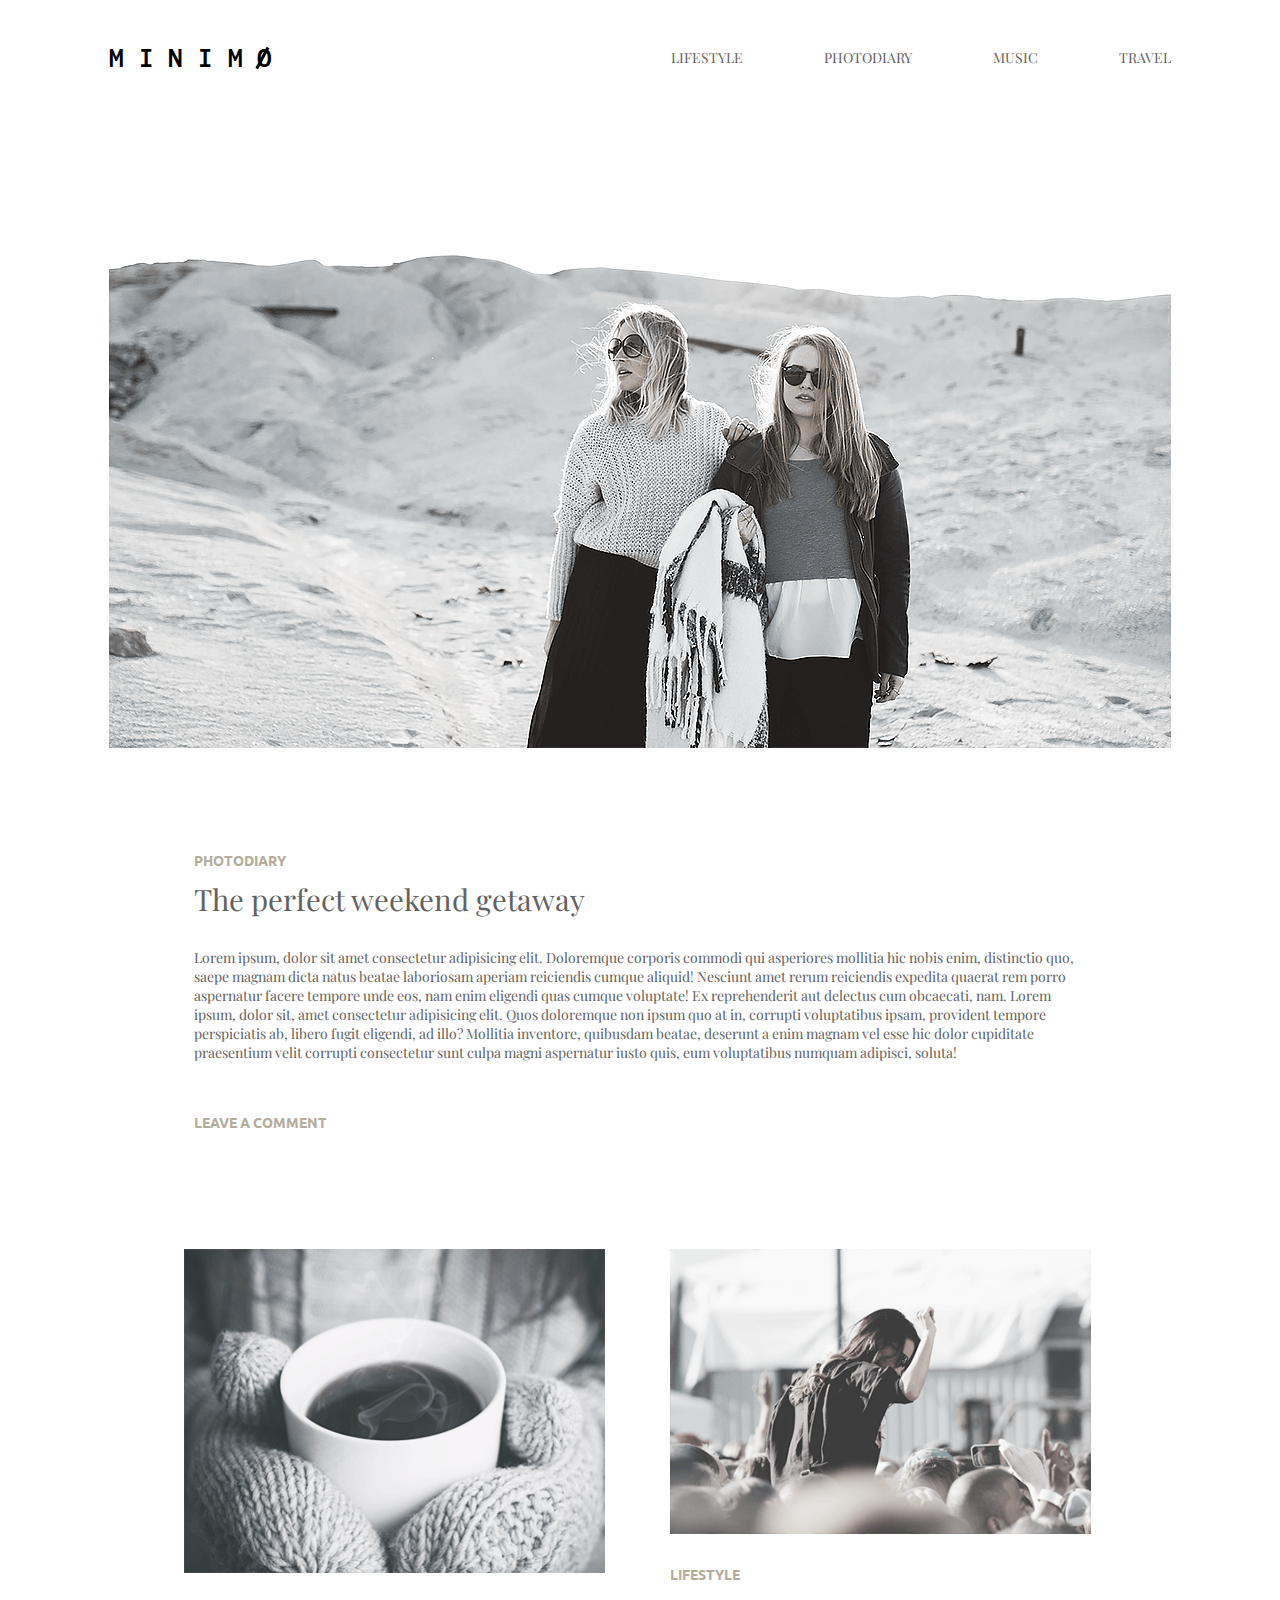
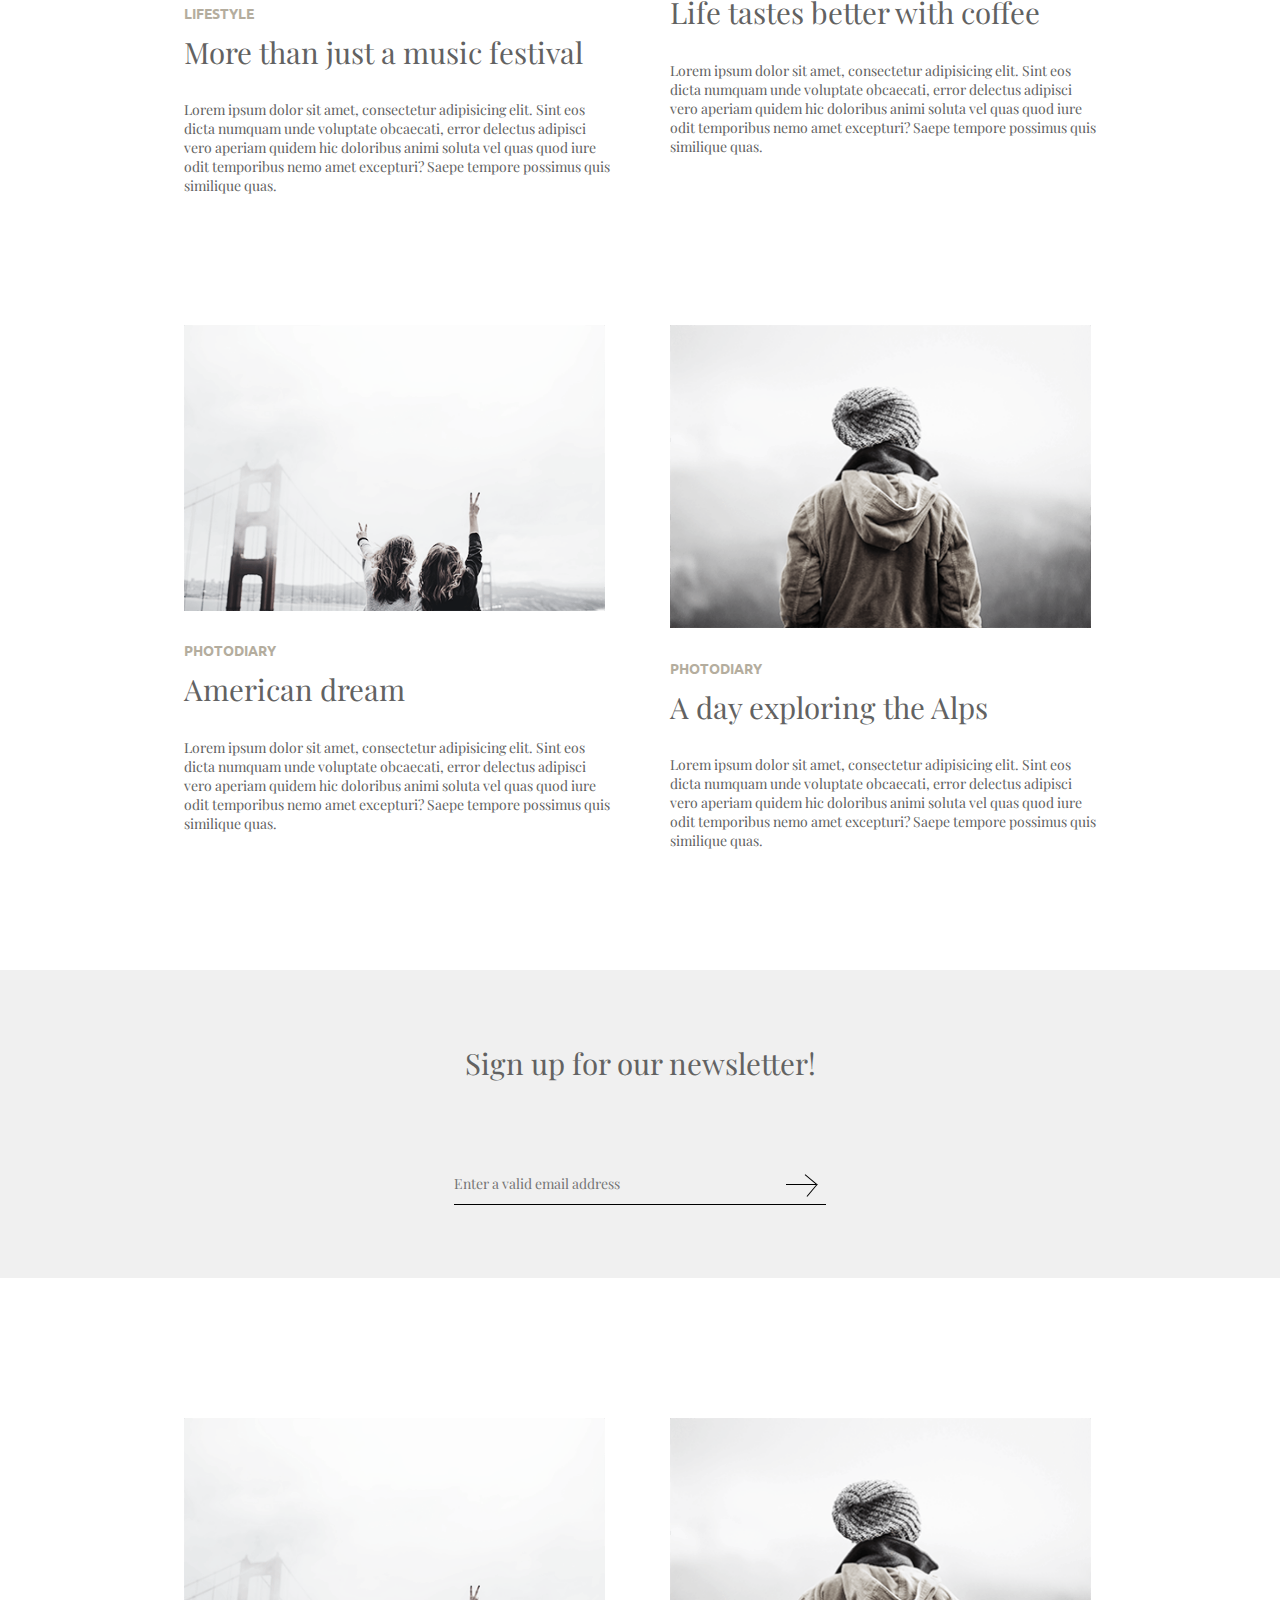
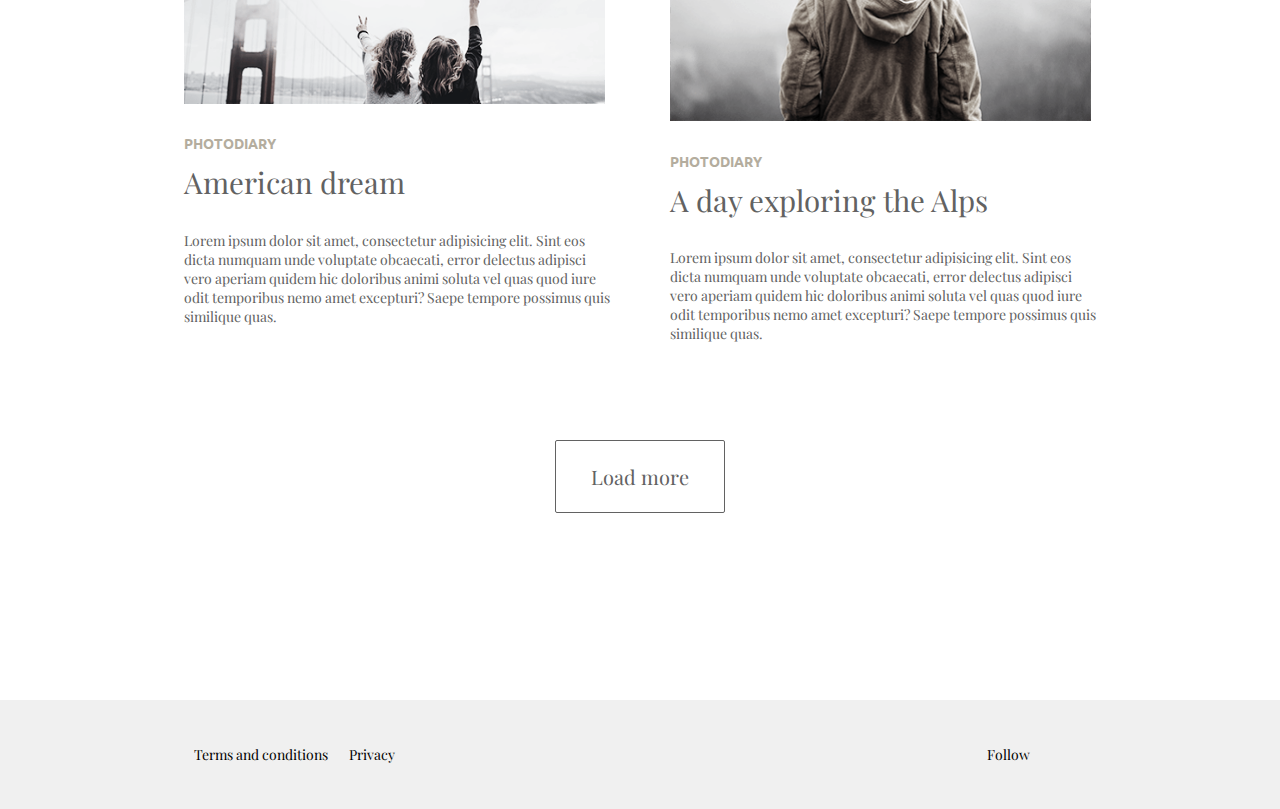
<file: index.html>
<!DOCTYPE html>
<html lang="en">
<head>
	<meta charset="UTF-8">
	<meta name="viewport" content="width=device-width, initial-scale=1.0, user-scalable=0">
	<link href="https://fonts.googleapis.com/css2?family=Inconsolata&family=Playfair+Display:wght@400;700&family=Ubuntu:wght@300&display=swap" rel="stylesheet">
	<link rel="stylesheet" type="text/html" href="../fontawesome/css/all.min.css">
	<link rel="stylesheet" type="text/css" href="style.css">
	<title>Minimo</title>
</head>
<body>
<div class="wrapper">
<header class="header">
 <nav class="nav">
 	<div class="logo">
 		<a href="#"><h1>Minimo</h1></a>
 	</div>
 	<div class="list">
 		<ul class="list-ul">
 		 <li><a class="navigation-a" href="#">lifestyle</a></li>
 		 <li><a class="navigation-a" href="#">photodiary</a></li>
 		 <li><a class="navigation-a" href="#">music</a></li>
 		 <li><a class="navigation-a" href="#">travel</a></li>
 		</ul>
 	</div>
 	<div class="burger">
 	<div class="menu-title">Menu</div>
 	<div class="burger-body">
 		<ul class="burger-list">
			<li class="burger-close">&times;</li>
 			<li><a class="burger-a" href="#">lifestyle</a></li>
 			<li><a class="burger-a" href="#">photodiary</a></li>
 			<li><a class="burger-a" href="#">music</a></li>
 			<li><a class="burger-a" href="#">travel</a></li>
 		</ul>
 	</div>
    </div>
 </nav>

 <div class="img-header">
 	<img src="JPG/image@1X.png" alt="">
 </div>
</header>



<main>
 <section class="foreword">
 	<h4 class="subtitle">photodiary</h4>
 	<h2 class="title">The perfect weekend getaway </h2>
 	<p>Lorem ipsum, dolor sit amet consectetur adipisicing elit. Doloremque corporis commodi qui asperiores mollitia hic nobis enim, distinctio quo, saepe magnam dicta natus beatae laboriosam aperiam reiciendis cumque aliquid! Nesciunt amet rerum reiciendis expedita quaerat rem porro aspernatur facere tempore unde eos, nam enim eligendi quas cumque voluptate! Ex reprehenderit aut delectus cum obcaecati, nam. Lorem ipsum, dolor sit, amet consectetur adipisicing elit. Quos doloremque non ipsum quo at in, corrupti voluptatibus ipsam, provident tempore perspiciatis ab, libero fugit eligendi, ad illo? Mollitia inventore, quibusdam beatae, deserunt a enim magnam vel esse hic dolor cupiditate praesentium velit corrupti consectetur sunt culpa magni aspernatur iusto quis, eum voluptatibus numquam adipisci, soluta!</p>
 	<a href="#"><h4 class="subtitle comment">leave a comment</h4></a>
 </section>



 <section class="articles">
 	<div class="article-row">
     <article class="article-column">
 	  <div class="article-card">
 	  	<div class="article-photo">
 	  		<a href="#"><img src="JPG/article1.png" alt=""></a>
 	  	</div><!-- article-photo -->
 	  	<div class="article-content">
 	  		<h4 class="subtitle">Lifestyle</h4>
 	  		<a href="#"><h2 class="title">More than just a music festival </h2></a>
 	  		<p>Lorem ipsum dolor sit amet, consectetur adipisicing elit. Sint eos dicta numquam unde voluptate obcaecati, error delectus adipisci vero aperiam quidem hic doloribus animi soluta vel quas quod iure odit temporibus nemo amet excepturi? Saepe tempore possimus quis similique quas.</p>
 	  	</div><!-- article-content -->
 	  </div><!-- article-card -->
 	</article><!-- article-column -->

 	<article class="article-column">
 	  <div class="article-card">
 	  	<div class="article-photo">
 	  		<a href="#"><img src="JPG/article2.png" alt=""></a>
 	  	</div><!-- article-photo -->
 	  	<div class="article-content">
 	  		<h4 class="subtitle">Lifestyle</h4>
 	  		<a href="#"><h2 class="title">Life tastes better with coffee</h2></a>
 	  		<p>Lorem ipsum dolor sit amet, consectetur adipisicing elit. Sint eos dicta numquam unde voluptate obcaecati, error delectus adipisci vero aperiam quidem hic doloribus animi soluta vel quas quod iure odit temporibus nemo amet excepturi? Saepe tempore possimus quis similique quas.</p>
 	  	</div><!-- article-content -->
 	  </div><!-- article-card -->
 	</article><!-- article-column -->

 	<article class="article-column">
 	  <div class="article-card">
 	  	<div class="article-photo">
 	  		<a href="#"><img src="JPG/article3.png" alt=""></a>
 	  	</div><!-- article-photo -->
 	  	<div class="article-content">
 	  		<h4 class="subtitle">photodiary</h4>
 	  		<a href="#"><h2 class="title">American dream</h2></a>
 	  		<p>Lorem ipsum dolor sit amet, consectetur adipisicing elit. Sint eos dicta numquam unde voluptate obcaecati, error delectus adipisci vero aperiam quidem hic doloribus animi soluta vel quas quod iure odit temporibus nemo amet excepturi? Saepe tempore possimus quis similique quas.</p>
 	  	</div><!-- article-content -->
 	  </div><!-- article-card -->
 	</article><!-- article-column -->

 	<article class="article-column">
 	  <div class="article-card">
 	  	<div class="article-photo">
 	  		<a href="#"><img src="JPG/article4.png" alt=""></a>
 	  	</div><!-- article-photo -->
 	  	<div class="article-content">
 	  		<h4 class="subtitle">photodiary</h4>
 	  		<a href="#"><h2 class="title">A day exploring the Alps</h2></a>
 	  		<p>Lorem ipsum dolor sit amet, consectetur adipisicing elit. Sint eos dicta numquam unde voluptate obcaecati, error delectus adipisci vero aperiam quidem hic doloribus animi soluta vel quas quod iure odit temporibus nemo amet excepturi? Saepe tempore possimus quis similique quas.</p>
 	  	</div><!-- article-content -->
 	  </div><!-- article-card -->
 	</article><!-- article-column -->
   </div><!-- article-row -->
 </section><!-- articles -->

 <div class="subscription">
 	<div class="subscription-container">
 		<h2 class="title">Sign up for our newsletter!</h2>
        <div class="form-wrapper">
 		  <form action="#">
 			<input name="email" required type="text" placeholder="Enter a valid email address">
 			<button data-modal class="send-email" type="submit"></button>
 		  </form>
 		</div><!-- form-wrapper -->
 	</div><!-- subscription-container -->
 </div><!-- subscription -->


<section class="articles">
 	<div class="article-row">
 		<article class="article-column">
 	  <div class="article-card">
 	  	<div class="article-photo">
 	  		<a href="#"><img src="JPG/article3.png" alt=""></a>
 	  	</div><!-- article-photo -->
 	  	<div class="article-content">
 	  		<h4 class="subtitle">photodiary</h4>
 	  		<a href="#"><h2 class="title">American dream</h2></a>
 	  		<p>Lorem ipsum dolor sit amet, consectetur adipisicing elit. Sint eos dicta numquam unde voluptate obcaecati, error delectus adipisci vero aperiam quidem hic doloribus animi soluta vel quas quod iure odit temporibus nemo amet excepturi? Saepe tempore possimus quis similique quas.</p>
 	  	</div><!-- article-content -->
 	  </div><!-- article-card -->
 	</article><!-- article-column -->

 	<article class="article-column">
 	  <div class="article-card">
 	  	<div class="article-photo">
 	  		<a href="#"><img src="JPG/article4.png" alt=""></a>
 	  	</div><!-- article-photo -->
 	  	<div class="article-content">
 	  		<h4 class="subtitle">photodiary</h4>
 	  		<a href="#"><h2 class="title">A day exploring the Alps</h2></a>
 	  		<p>Lorem ipsum dolor sit amet, consectetur adipisicing elit. Sint eos dicta numquam unde voluptate obcaecati, error delectus adipisci vero aperiam quidem hic doloribus animi soluta vel quas quod iure odit temporibus nemo amet excepturi? Saepe tempore possimus quis similique quas.</p>
 	  	</div><!-- article-content -->
 	  </div><!-- article-card -->
 	</article><!-- article-column -->
    </div><!-- article-row -->

    <div class="btn-wrapper">
	    <a class="btn-load-more" href="#">Load more</a>
    </div>
</section><!-- articles -->
</main>


<footer class="footer">
	<div class="footer-wrapper">
		<div class="information">
			<a class="terms-and-conditions" href="#">Terms and conditions</a>
			<a class="privacy" href="#">Privacy</a>
		</div>
		<div class="follow">
			<p class="follow-text">Follow</p>
			<div class="social">
				<a class="social-item" href="#">
                    <i class="fab fa-facebook-f"></i>
                </a>
                <a class="social-item" href="#">
                    <i class="fab fa-twitter"></i>
                </a>
                <a class="social-item" href="#">
                    <i class="fab fa-instagram"></i>
                </a>
			</div>
		</div>
	</div>
</footer>


<div class="modal">
	<div class="modal__dialog">
		<div class="modal__content">
			
			<h2 class="title">Thank you!</h2>
			<button data-close class="modal__close">&times;</button>
			<p>now you will be notified of new articles</p>
		</div>
	</div>
</div>

<script src="script.js"></script>
</div><!-- wrapper -->
</body>
</html>
</file>
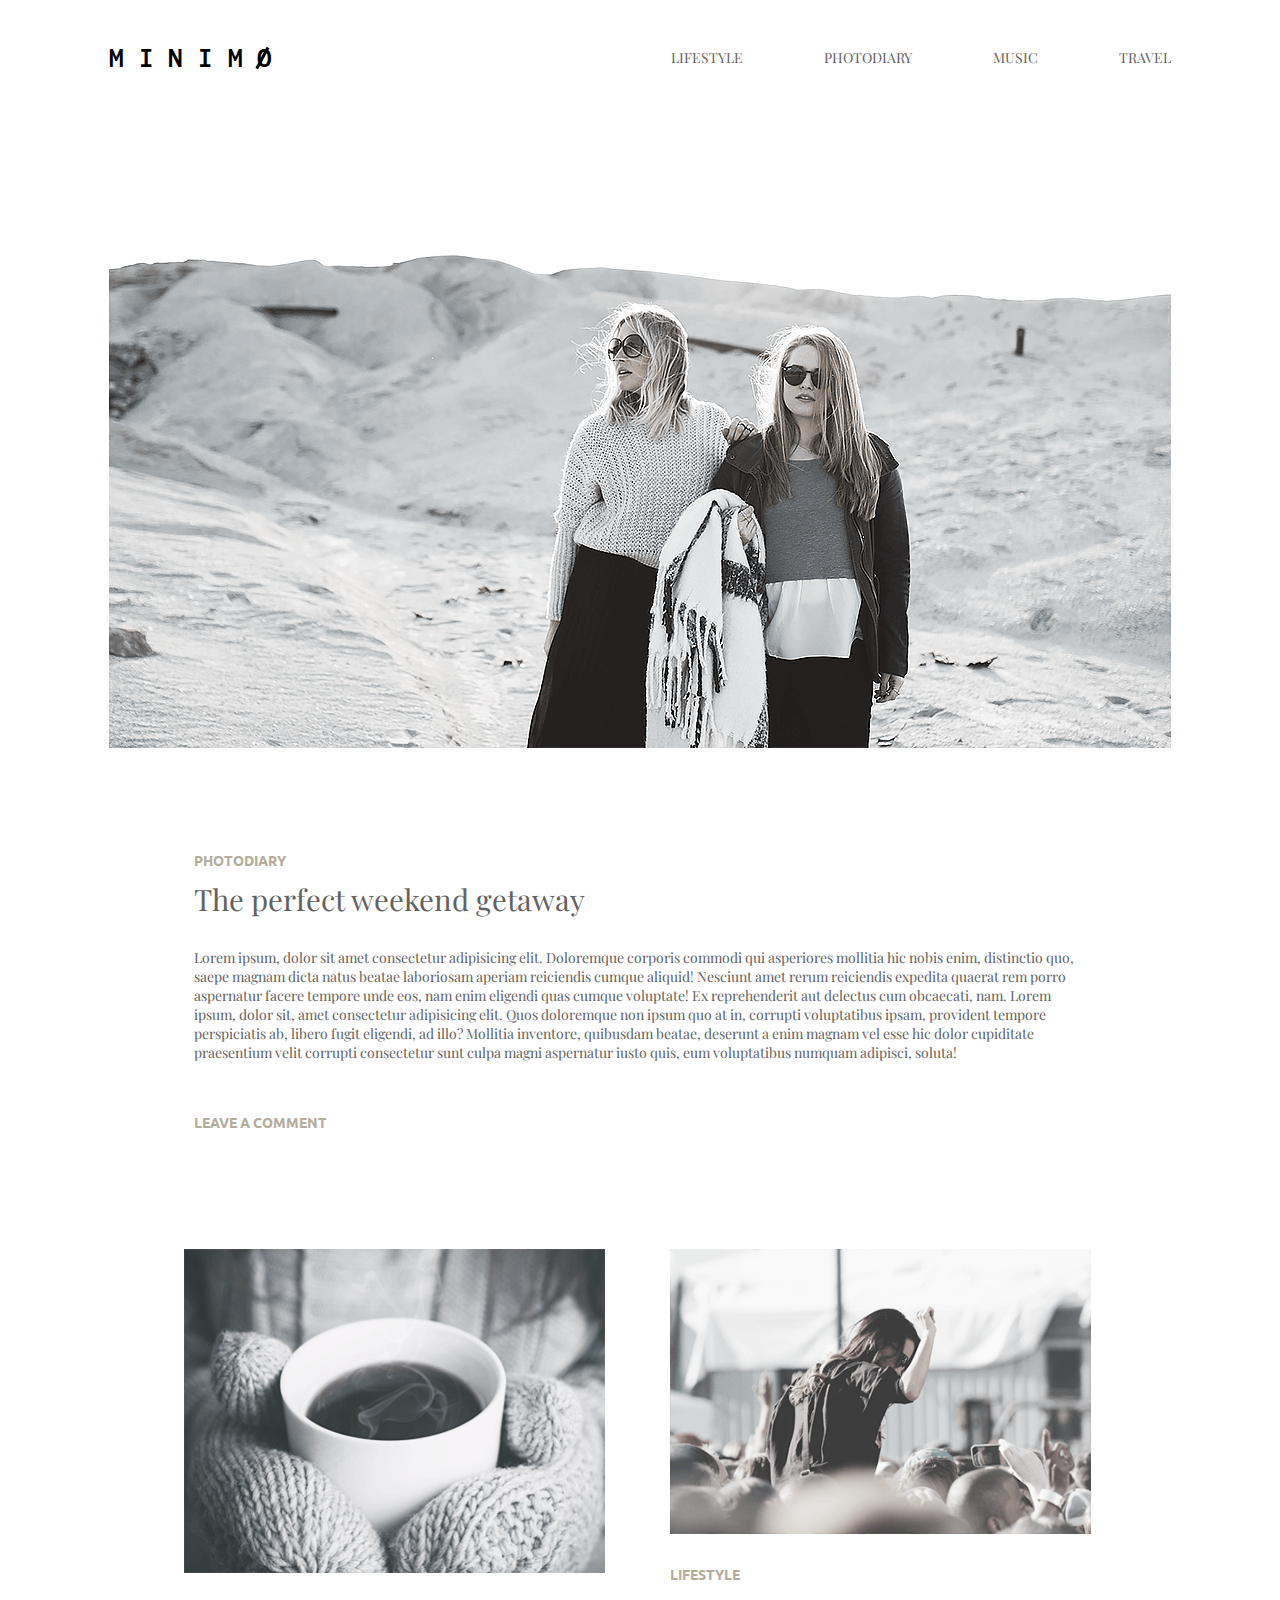
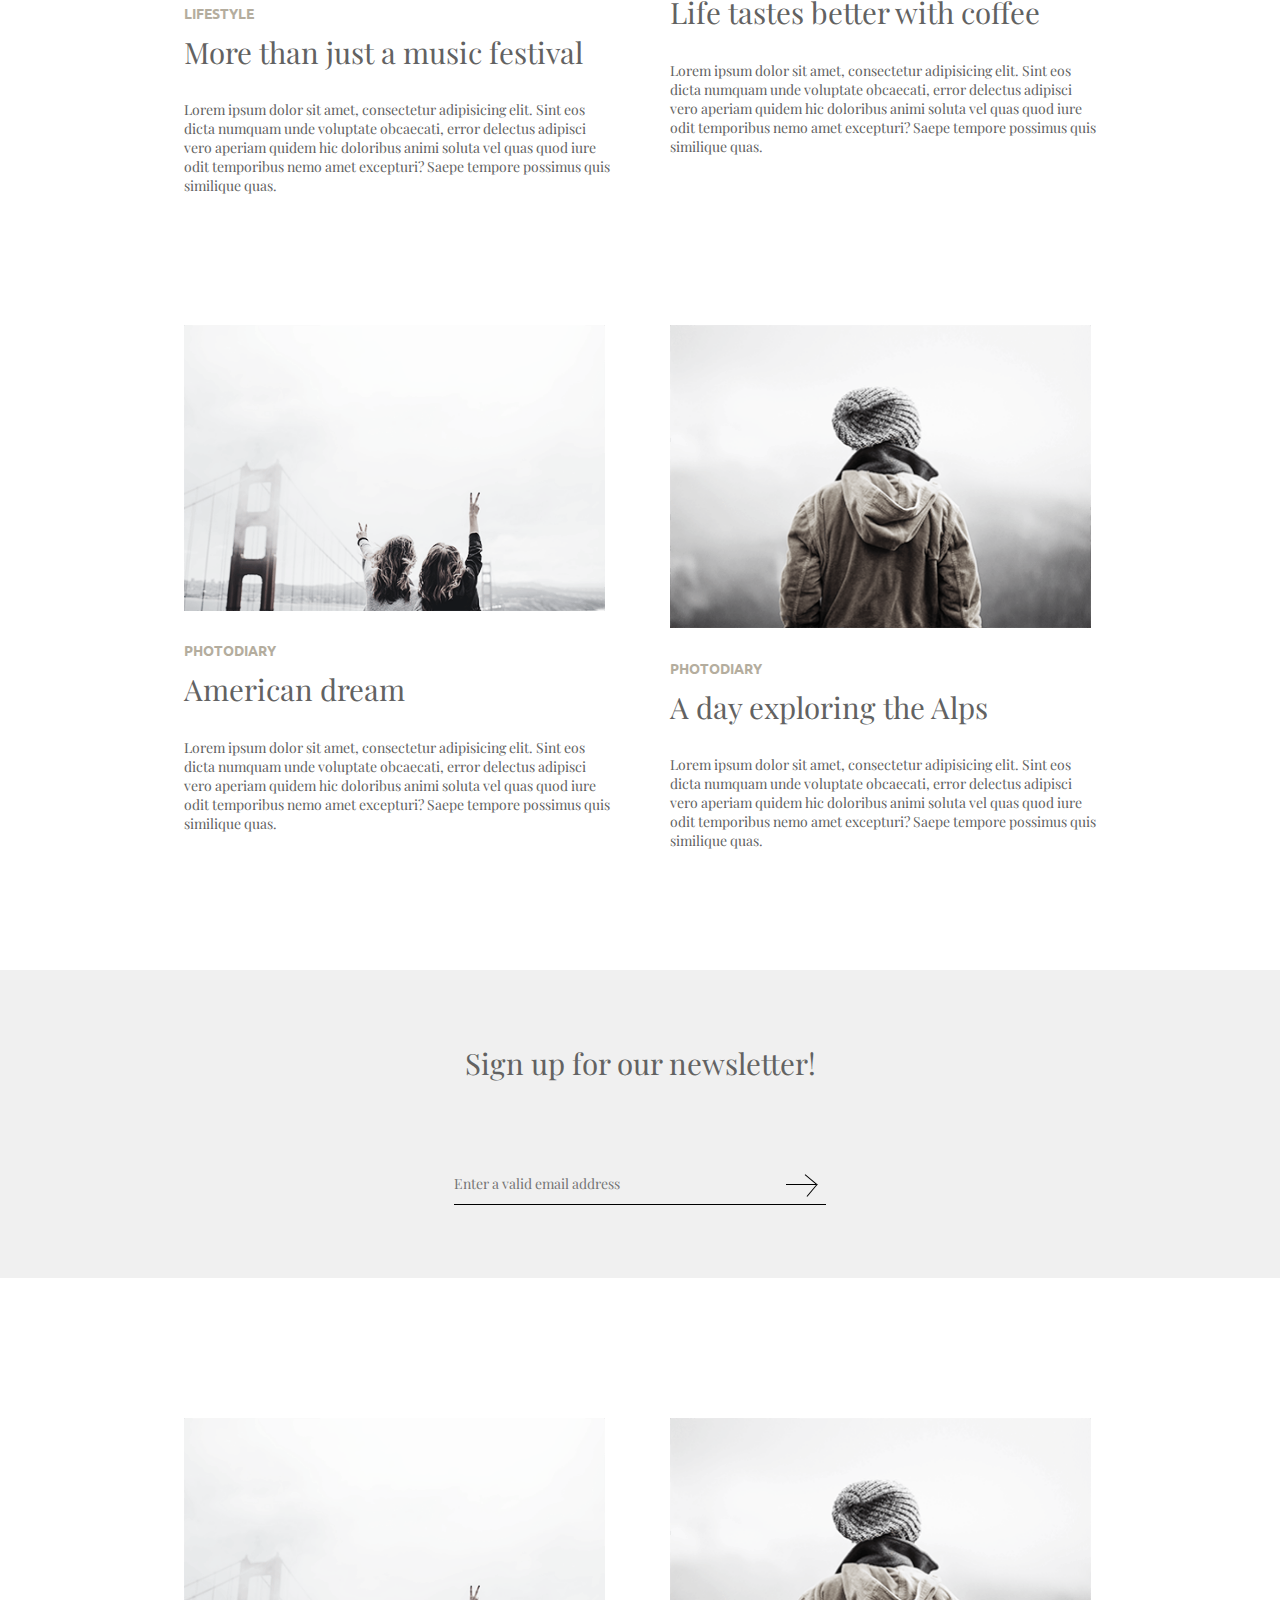
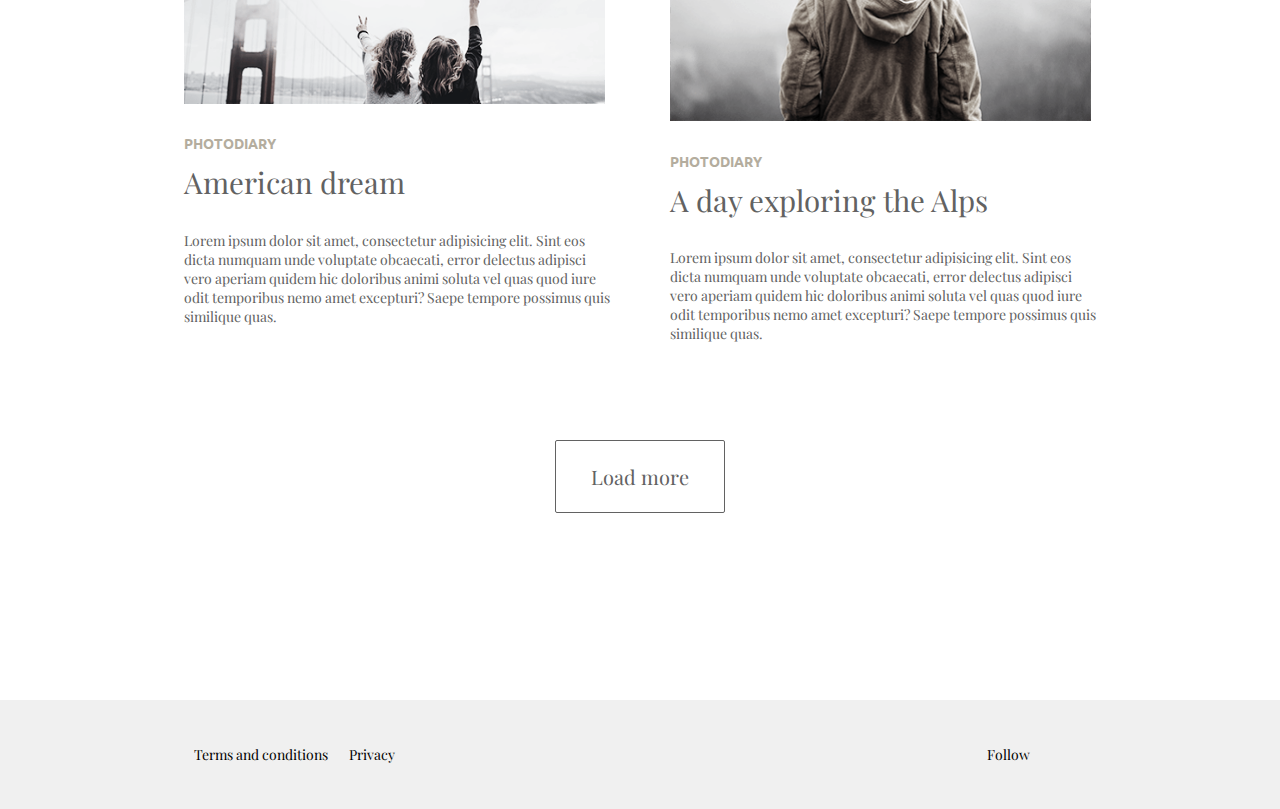
<file: minimo.html>
<!DOCTYPE html>
<html lang="en">
<head>
	<meta charset="UTF-8">
	<meta name="viewport" content="width=device-width, initial-scale=1.0, user-scalable=0">
	<link href="https://fonts.googleapis.com/css2?family=Inconsolata&family=Playfair+Display:wght@400;700&family=Ubuntu:wght@300&display=swap" rel="stylesheet">
	<link rel="stylesheet" type="text/html" href="../fontawesome/css/all.min.css">
	<link rel="stylesheet" type="text/css" href="minimo.css">
	<title>Minimo</title>
</head>
<body>
<div class="wrapper">
<header class="header">
 <nav class="nav">
 	<div class="logo">
 		<a href="#"><h1>Minimo</h1></a>
 	</div>
 	<div class="list">
 		<ul class="list-ul">
 		 <li><a class="navigation-a" href="#">lifestyle</a></li>
 		 <li><a class="navigation-a" href="#">photodiary</a></li>
 		 <li><a class="navigation-a" href="#">music</a></li>
 		 <li><a class="navigation-a" href="#">travel</a></li>
 		</ul>
 	</div>
 	<div class="burger">
 	<div class="menu-title">Menu</div>
 	<div class="burger-body">
 		<ul class="burger-list">
			<li class="burger-close">&times;</li>
 			<li><a class="burger-a" href="#">lifestyle</a></li>
 			<li><a class="burger-a" href="#">photodiary</a></li>
 			<li><a class="burger-a" href="#">music</a></li>
 			<li><a class="burger-a" href="#">travel</a></li>
 		</ul>
 	</div>
    </div>
 </nav>

 <div class="img-header">
 	<img src="JPG/image@1X.png" alt="">
 </div>
</header>



<main>
 <section class="foreword">
 	<h4 class="subtitle">photodiary</h4>
 	<h2 class="title">The perfect weekend getaway </h2>
 	<p>Lorem ipsum, dolor sit amet consectetur adipisicing elit. Doloremque corporis commodi qui asperiores mollitia hic nobis enim, distinctio quo, saepe magnam dicta natus beatae laboriosam aperiam reiciendis cumque aliquid! Nesciunt amet rerum reiciendis expedita quaerat rem porro aspernatur facere tempore unde eos, nam enim eligendi quas cumque voluptate! Ex reprehenderit aut delectus cum obcaecati, nam. Lorem ipsum, dolor sit, amet consectetur adipisicing elit. Quos doloremque non ipsum quo at in, corrupti voluptatibus ipsam, provident tempore perspiciatis ab, libero fugit eligendi, ad illo? Mollitia inventore, quibusdam beatae, deserunt a enim magnam vel esse hic dolor cupiditate praesentium velit corrupti consectetur sunt culpa magni aspernatur iusto quis, eum voluptatibus numquam adipisci, soluta!</p>
 	<a href="#"><h4 class="subtitle comment">leave a comment</h4></a>
 </section>



 <section class="articles">
 	<div class="article-row">
     <article class="article-column">
 	  <div class="article-card">
 	  	<div class="article-photo">
 	  		<a href="#"><img src="JPG/article1.png" alt=""></a>
 	  	</div><!-- article-photo -->
 	  	<div class="article-content">
 	  		<h4 class="subtitle">Lifestyle</h4>
 	  		<a href="#"><h2 class="title">More than just a music festival </h2></a>
 	  		<p>Lorem ipsum dolor sit amet, consectetur adipisicing elit. Sint eos dicta numquam unde voluptate obcaecati, error delectus adipisci vero aperiam quidem hic doloribus animi soluta vel quas quod iure odit temporibus nemo amet excepturi? Saepe tempore possimus quis similique quas.</p>
 	  	</div><!-- article-content -->
 	  </div><!-- article-card -->
 	</article><!-- article-column -->

 	<article class="article-column">
 	  <div class="article-card">
 	  	<div class="article-photo">
 	  		<a href="#"><img src="JPG/article2.png" alt=""></a>
 	  	</div><!-- article-photo -->
 	  	<div class="article-content">
 	  		<h4 class="subtitle">Lifestyle</h4>
 	  		<a href="#"><h2 class="title">Life tastes better with coffee</h2></a>
 	  		<p>Lorem ipsum dolor sit amet, consectetur adipisicing elit. Sint eos dicta numquam unde voluptate obcaecati, error delectus adipisci vero aperiam quidem hic doloribus animi soluta vel quas quod iure odit temporibus nemo amet excepturi? Saepe tempore possimus quis similique quas.</p>
 	  	</div><!-- article-content -->
 	  </div><!-- article-card -->
 	</article><!-- article-column -->

 	<article class="article-column">
 	  <div class="article-card">
 	  	<div class="article-photo">
 	  		<a href="#"><img src="JPG/article3.png" alt=""></a>
 	  	</div><!-- article-photo -->
 	  	<div class="article-content">
 	  		<h4 class="subtitle">photodiary</h4>
 	  		<a href="#"><h2 class="title">American dream</h2></a>
 	  		<p>Lorem ipsum dolor sit amet, consectetur adipisicing elit. Sint eos dicta numquam unde voluptate obcaecati, error delectus adipisci vero aperiam quidem hic doloribus animi soluta vel quas quod iure odit temporibus nemo amet excepturi? Saepe tempore possimus quis similique quas.</p>
 	  	</div><!-- article-content -->
 	  </div><!-- article-card -->
 	</article><!-- article-column -->

 	<article class="article-column">
 	  <div class="article-card">
 	  	<div class="article-photo">
 	  		<a href="#"><img src="JPG/article4.png" alt=""></a>
 	  	</div><!-- article-photo -->
 	  	<div class="article-content">
 	  		<h4 class="subtitle">photodiary</h4>
 	  		<a href="#"><h2 class="title">A day exploring the Alps</h2></a>
 	  		<p>Lorem ipsum dolor sit amet, consectetur adipisicing elit. Sint eos dicta numquam unde voluptate obcaecati, error delectus adipisci vero aperiam quidem hic doloribus animi soluta vel quas quod iure odit temporibus nemo amet excepturi? Saepe tempore possimus quis similique quas.</p>
 	  	</div><!-- article-content -->
 	  </div><!-- article-card -->
 	</article><!-- article-column -->
   </div><!-- article-row -->
 </section><!-- articles -->

 <div class="subscription">
 	<div class="subscription-container">
 		<h2 class="title">Sign up for our newsletter!</h2>
        <div class="form-wrapper">
 		  <form action="#">
 			<input name="email" required type="text" placeholder="Enter a valid email address">
 			<button data-modal class="send-email" type="submit"></button>
 		  </form>
 		</div><!-- form-wrapper -->
 	</div><!-- subscription-container -->
 </div><!-- subscription -->


<section class="articles">
 	<div class="article-row">
 		<article class="article-column">
 	  <div class="article-card">
 	  	<div class="article-photo">
 	  		<a href="#"><img src="JPG/article3.png" alt=""></a>
 	  	</div><!-- article-photo -->
 	  	<div class="article-content">
 	  		<h4 class="subtitle">photodiary</h4>
 	  		<a href="#"><h2 class="title">American dream</h2></a>
 	  		<p>Lorem ipsum dolor sit amet, consectetur adipisicing elit. Sint eos dicta numquam unde voluptate obcaecati, error delectus adipisci vero aperiam quidem hic doloribus animi soluta vel quas quod iure odit temporibus nemo amet excepturi? Saepe tempore possimus quis similique quas.</p>
 	  	</div><!-- article-content -->
 	  </div><!-- article-card -->
 	</article><!-- article-column -->

 	<article class="article-column">
 	  <div class="article-card">
 	  	<div class="article-photo">
 	  		<a href="#"><img src="JPG/article4.png" alt=""></a>
 	  	</div><!-- article-photo -->
 	  	<div class="article-content">
 	  		<h4 class="subtitle">photodiary</h4>
 	  		<a href="#"><h2 class="title">A day exploring the Alps</h2></a>
 	  		<p>Lorem ipsum dolor sit amet, consectetur adipisicing elit. Sint eos dicta numquam unde voluptate obcaecati, error delectus adipisci vero aperiam quidem hic doloribus animi soluta vel quas quod iure odit temporibus nemo amet excepturi? Saepe tempore possimus quis similique quas.</p>
 	  	</div><!-- article-content -->
 	  </div><!-- article-card -->
 	</article><!-- article-column -->
    </div><!-- article-row -->

    <div class="btn-wrapper">
	    <a class="btn-load-more" href="#">Load more</a>
    </div>
</section><!-- articles -->
</main>


<footer class="footer">
	<div class="footer-wrapper">
		<div class="information">
			<a class="terms-and-conditions" href="#">Terms and conditions</a>
			<a class="privacy" href="#">Privacy</a>
		</div>
		<div class="follow">
			<p class="follow-text">Follow</p>
			<div class="social">
				<a class="social-item" href="#">
                    <i class="fab fa-facebook-f"></i>
                </a>
                <a class="social-item" href="#">
                    <i class="fab fa-twitter"></i>
                </a>
                <a class="social-item" href="#">
                    <i class="fab fa-instagram"></i>
                </a>
			</div>
		</div>
	</div>
</footer>


<div class="modal">
	<div class="modal__dialog">
		<div class="modal__content">
			
			<h2 class="title">Thank you!</h2>
			<button data-close class="modal__close">&times;</button>
			<p>now you will be notified of new articles</p>
		</div>
	</div>
</div>

<script src="minimo.js"></script>
</div><!-- wrapper -->
</body>
</html>
</file>
<file: style.css>
* {
	box-sizing: border-box;
	margin: 0;
	padding: 0;
}
button {border: none; background-color: transparent; outline: none;}
a {text-decoration: none; color: #626262;}
ul {list-style: none;}

body {
	font-family: 'Playfair Display', serif;
	font-size: 14px;
	color: #626262;
	height: auto;
}

header {
	margin: 3em auto 7.1em;
	max-width: 1062px;
}

nav {
	display: flex;
	justify-content: space-between;
	align-items: center;
}

.logo h1 {
	font-family: 'Inconsolata', monospace;
	text-transform: uppercase;
	font-size: 2.1em;
	letter-spacing: 0.5em;
	position: relative;
	color: #000;
}

.logo h1:after {
	content: '';
	position: absolute;
	height: 0.8em;
	background-color: #000;
	width: 0.09em;
	margin: 0.15em;
	left: 5.03em;
	transform: rotate(28deg);
}

.list {
	width: 500px;
}

.list-ul {
	display: flex;
	justify-content: space-between;
}

.navigation-a {
	text-transform: uppercase;	
	position: relative;
}

.navigation-a:after, .burger-a:after {
	content: "";
	width: 100%;
	height: 1px;
	bottom: 0;
	left: 0;
	background-color: #000;
	position: absolute;
	transition: 0.2s;
	transform: scaleX(0);
}

.navigation-a:hover:after, .burger-a:hover:after {
	transform: scaleX(1);
}

.navigation-a:hover, .burger-a:hover {
	color: #000;
}

.burger {
	display: none;
	text-transform: uppercase;
}

section, .footer-wrapper {
	max-width: 893px;
	margin: 0 auto;
}

.subtitle {
	color: #B4AD9E;
	text-transform: uppercase;
	font-family: 'Ubuntu', sans-serif;
	margin-bottom: 0.7em;
}

.title {
	font-size: 2.1em;
	font-weight: normal;
	margin-bottom: 1em;
}

.comment {
	margin-top: 3.7em;
	position: relative;
	display: inline-block;
}

.comment:hover {
	color: #000;
}

.comment:before {
	content: '';
	position: absolute;
	right: -47px;
	top: 42%;
	width: 30px;
	height: 1px;
	background-color: #000;
	transform: scaleX(0);
	transition: 0.2s;
	
}

.comment:hover:before {
	transform: scaleX(1);
}

.comment:after {
	content: '';
	position: absolute;
	right: -45px;
	width: 15px;
	height: 15px;
	border-top: 1px solid #000;
	border-right: 1px solid #000;
	transform: scaleX(0);
	transition: 0.2s;
}

.comment:hover:after {
	transform: rotate(40deg) scaleX(1);
}

.foreword {
	margin-bottom: 7em;
}

.article-row {
	display: flex;
	flex-wrap: wrap;
	justify-content: space-between;
}

.article-column {
	flex: 0 1 50%;
	display: flex;
	margin: 0 -20px 100px;
}

.article-column:hover {
	box-shadow:0px 0px 20px 5px #F0F0F0;
}

.article-card {
	display: flex;
	flex-direction: column;
	padding: 10px 10px 20px;
}

.article-photo {
	max-width: 421px;
	overflow: hidden;
	margin-bottom: 2.2em;
}

.article-photo img {
	width: 100%;
	height: 100%;
}

.subscription {
	width: 100%;
	background-color: #F0F0F0;
	padding: 5.2em 2em;
	margin-bottom: 9.3em;
}

.subscription-container {
	max-width: 372px;
	margin: 0 auto;
	text-align: center;
}

.form-wrapper {
	margin-top: 5.9em;
}

form {
	border-bottom: 1px solid #000;
	display: flex;
	justify-content: space-between;
}

input {
	border: none;
	width: 300px;
	height: 38px;
	background-color: #F0F0F0;
	font-family: 'Playfair Display', serif;
	font-size: 14px;
	color: #626262;
	padding: 13px 0;
	outline: none;
	position: relative;
}

.send-email {
	width: 40px;
	height: 40px;
	border: none;
	outline: none;
	cursor: pointer;
}

.send-email:before {
	content: '';
	position: absolute;
	width: 30px;
	height: 1px;
	background-color: #000;
	transform: translateX(-20px);
}

.send-email:after {
	content: '';
	position: absolute;
	width: 15px;
	height: 15px;
	border-top: 1px solid #000;
	border-right: 1px solid #000;
	transform: rotate(40deg) translate(-10px);
}

.btn-wrapper {
	text-align: center;
}

.btn-load-more {
	font-size: 20px;
	border: 1px solid #626262;
	border-radius: 2px;
	padding: 22px 35px;
	transition: 0.1s;
}

.btn-load-more:hover {
	background-color: #626262;
	color: #fff;
}


main {
	margin-bottom: 15em;
}


.footer {
	background-color: #F0F0F0;
	width: 100%;
	padding: 3.2em 0;
}

.footer-wrapper {
	display: flex;
	justify-content: space-between;
}

.follow-text, .information a {
	color: #000;
}

.terms-and-conditions {
	margin-right: 18px;
}

.follow {
	display: flex;
}

.follow-text {
	margin-right: 21px;
}

.social-item {
	margin-right: 18px;
}

.social-item i {
	transition: 0.3s;
}

.social-item:last-child {
	margin-right: 0;
}

.social-item:hover i {
	transform: scale(1.3);
	color: #000;
}









@media (max-width: 1080px) {
	.list {
		display: none;
	}
	.burger {
		display: block;

		/* transform: translateX(100%); */
	}
	nav {
		padding: 0 5%;
	}
	.img-header img {
		width: 100%;
	}
	section {
		padding: 0 50px;
	}
	.title {
		font-size: 1.7em;
	}
}

@media (max-width: 920px) {
	.footer-wrapper {
		padding: 0 50px;
	}
}

@media (max-width: 680px) {
	.article-row {
		justify-content: center;
	}  
	.article-column {
		flex: 0 1 80%;
		margin-bottom: 50px;
	}
	.btn-load-more {
	    font-size: 15px;
	    padding: 11px 17px;
	}
}

@media (max-width: 450px) {
	body {
		font-size: 10px;
	}
	.article-column {
		flex: 0 1 100%;
	}
}

@media (max-width: 380px) {
	.subscription-container {
		max-width: 300px;
	}
	.send-email:before {
	    width: 20px;
	    transform: translate(-14px );
    }
    .send-email:after {
	    width: 10px;
	    height: 10px;
	    transform: rotate(40deg) translateX(-8px);
    }
    .information, .follow {
    	width: 50%;
    	display: flex;
    	flex-direction: column;
    }
    .social, .follow-text {
    	align-self: flex-end;
    }
}
.burger-body {
	/* display: none; */
	position: fixed;

	top: 0;
	right: 0;
	bottom: 0;
	background-color: #F0F0F0;
	padding: 30px;
	transform: translateX(150%);
	transition: 0.3s;
}
.burger-list li {
	margin-bottom: 40px;
}
.burger-a {position: relative;}
.burger.expand .burger-body {
	transform: translateX(-0%);
}
.burger-close {
	font-size: 30px;
	cursor: pointer;
}
.nav {
	overflow: hidden;
}





.modal {
	position: fixed;
	top: 0;
	left: 0;
	z-index: 100;
	width: 100%;
	height: 100%;
	overflow: hidden;
	background-color: rgba(0, 0, 0, 0.5);
	display: none;
}
.modal__dialog {
	max-width: 500px;
	margin: 10% auto;
}
.modal__content {
	position: relative;
	width: 100%;
	padding: 40px;
	background-color: #fff;
	border-radius: 4px;
	max-height: 80vh;
	overflow-y: auto;
	text-align: center;
}
.modal__close {
	display: inline;
	font-size: 25px;
	transition: 0.2s;
	position: absolute;
	right: 0;
	top: 5px;
	width: 50px;
	height: 50px;
	cursor: pointer;
}
.modal__close:hover {font-size: 30px;}
.hide {display: none;} .show {display: block;}

.text-danger {
	color: red;
}
</file>
<file: minimo.css>
* {
	box-sizing: border-box;
	margin: 0;
	padding: 0;
}
button {border: none; background-color: transparent; outline: none;}
a {text-decoration: none; color: #626262;}
ul {list-style: none;}

body {
	font-family: 'Playfair Display', serif;
	font-size: 14px;
	color: #626262;
	height: auto;
}

header {
	margin: 3em auto 7.1em;
	max-width: 1062px;
}

nav {
	display: flex;
	justify-content: space-between;
	align-items: center;
}

.logo h1 {
	font-family: 'Inconsolata', monospace;
	text-transform: uppercase;
	font-size: 2.1em;
	letter-spacing: 0.5em;
	position: relative;
	color: #000;
}

.logo h1:after {
	content: '';
	position: absolute;
	height: 0.8em;
	background-color: #000;
	width: 0.09em;
	margin: 0.15em;
	left: 5.03em;
	transform: rotate(28deg);
}

.list {
	width: 500px;
}

.list-ul {
	display: flex;
	justify-content: space-between;
}

.navigation-a {
	text-transform: uppercase;	
	position: relative;
}

.navigation-a:after, .burger-a:after {
	content: "";
	width: 100%;
	height: 1px;
	bottom: 0;
	left: 0;
	background-color: #000;
	position: absolute;
	transition: 0.2s;
	transform: scaleX(0);
}

.navigation-a:hover:after, .burger-a:hover:after {
	transform: scaleX(1);
}

.navigation-a:hover, .burger-a:hover {
	color: #000;
}

.burger {
	display: none;
	text-transform: uppercase;
}

section, .footer-wrapper {
	max-width: 893px;
	margin: 0 auto;
}

.subtitle {
	color: #B4AD9E;
	text-transform: uppercase;
	font-family: 'Ubuntu', sans-serif;
	margin-bottom: 0.7em;
}

.title {
	font-size: 2.1em;
	font-weight: normal;
	margin-bottom: 1em;
}

.comment {
	margin-top: 3.7em;
	position: relative;
	display: inline-block;
}

.comment:hover {
	color: #000;
}

.comment:before {
	content: '';
	position: absolute;
	right: -47px;
	top: 42%;
	width: 30px;
	height: 1px;
	background-color: #000;
	transform: scaleX(0);
	transition: 0.2s;
	
}

.comment:hover:before {
	transform: scaleX(1);
}

.comment:after {
	content: '';
	position: absolute;
	right: -45px;
	width: 15px;
	height: 15px;
	border-top: 1px solid #000;
	border-right: 1px solid #000;
	transform: scaleX(0);
	transition: 0.2s;
}

.comment:hover:after {
	transform: rotate(40deg) scaleX(1);
}

.foreword {
	margin-bottom: 7em;
}

.article-row {
	display: flex;
	flex-wrap: wrap;
	justify-content: space-between;
}

.article-column {
	flex: 0 1 50%;
	display: flex;
	margin: 0 -20px 100px;
}

.article-column:hover {
	box-shadow:0px 0px 20px 5px #F0F0F0;
}

.article-card {
	display: flex;
	flex-direction: column;
	padding: 10px 10px 20px;
}

.article-photo {
	max-width: 421px;
	overflow: hidden;
	margin-bottom: 2.2em;
}

.article-photo img {
	width: 100%;
	height: 100%;
}

.subscription {
	width: 100%;
	background-color: #F0F0F0;
	padding: 5.2em 2em;
	margin-bottom: 9.3em;
}

.subscription-container {
	max-width: 372px;
	margin: 0 auto;
	text-align: center;
}

.form-wrapper {
	margin-top: 5.9em;
}

form {
	border-bottom: 1px solid #000;
	display: flex;
	justify-content: space-between;
}

input {
	border: none;
	width: 300px;
	height: 38px;
	background-color: #F0F0F0;
	font-family: 'Playfair Display', serif;
	font-size: 14px;
	color: #626262;
	padding: 13px 0;
	outline: none;
	position: relative;
}

.send-email {
	width: 40px;
	height: 40px;
	border: none;
	outline: none;
	cursor: pointer;
}

.send-email:before {
	content: '';
	position: absolute;
	width: 30px;
	height: 1px;
	background-color: #000;
	transform: translateX(-20px);
}

.send-email:after {
	content: '';
	position: absolute;
	width: 15px;
	height: 15px;
	border-top: 1px solid #000;
	border-right: 1px solid #000;
	transform: rotate(40deg) translate(-10px);
}

.btn-wrapper {
	text-align: center;
}

.btn-load-more {
	font-size: 20px;
	border: 1px solid #626262;
	border-radius: 2px;
	padding: 22px 35px;
	transition: 0.1s;
}

.btn-load-more:hover {
	background-color: #626262;
	color: #fff;
}


main {
	margin-bottom: 15em;
}


.footer {
	background-color: #F0F0F0;
	width: 100%;
	padding: 3.2em 0;
}

.footer-wrapper {
	display: flex;
	justify-content: space-between;
}

.follow-text, .information a {
	color: #000;
}

.terms-and-conditions {
	margin-right: 18px;
}

.follow {
	display: flex;
}

.follow-text {
	margin-right: 21px;
}

.social-item {
	margin-right: 18px;
}

.social-item i {
	transition: 0.3s;
}

.social-item:last-child {
	margin-right: 0;
}

.social-item:hover i {
	transform: scale(1.3);
	color: #000;
}









@media (max-width: 1080px) {
	.list {
		display: none;
	}
	.burger {
		display: block;

		/* transform: translateX(100%); */
	}
	nav {
		padding: 0 5%;
	}
	.img-header img {
		width: 100%;
	}
	section {
		padding: 0 50px;
	}
	.title {
		font-size: 1.7em;
	}
}

@media (max-width: 920px) {
	.footer-wrapper {
		padding: 0 50px;
	}
}

@media (max-width: 680px) {
	.article-row {
		justify-content: center;
	}  
	.article-column {
		flex: 0 1 80%;
		margin-bottom: 50px;
	}
	.btn-load-more {
	    font-size: 15px;
	    padding: 11px 17px;
	}
}

@media (max-width: 450px) {
	body {
		font-size: 10px;
	}
	.article-column {
		flex: 0 1 100%;
	}
}

@media (max-width: 380px) {
	.subscription-container {
		max-width: 300px;
	}
	.send-email:before {
	    width: 20px;
	    transform: translate(-14px );
    }
    .send-email:after {
	    width: 10px;
	    height: 10px;
	    transform: rotate(40deg) translateX(-8px);
    }
    .information, .follow {
    	width: 50%;
    	display: flex;
    	flex-direction: column;
    }
    .social, .follow-text {
    	align-self: flex-end;
    }
}
.burger-body {
	/* display: none; */
	position: fixed;

	top: 0;
	right: 0;
	bottom: 0;
	background-color: #F0F0F0;
	padding: 30px;
	transform: translateX(150%);
	transition: 0.3s;
}
.burger-list li {
	margin-bottom: 40px;
}
.burger-a {position: relative;}
.burger.expand .burger-body {
	transform: translateX(-0%);
}
.burger-close {
	font-size: 30px;
	cursor: pointer;
}
.nav {
	overflow: hidden;
}





.modal {
	position: fixed;
	top: 0;
	left: 0;
	z-index: 100;
	width: 100%;
	height: 100%;
	overflow: hidden;
	background-color: rgba(0, 0, 0, 0.5);
	display: none;
}
.modal__dialog {
	max-width: 500px;
	margin: 10% auto;
}
.modal__content {
	position: relative;
	width: 100%;
	padding: 40px;
	background-color: #fff;
	border-radius: 4px;
	max-height: 80vh;
	overflow-y: auto;
	text-align: center;
}
.modal__close {
	display: inline;
	font-size: 25px;
	transition: 0.2s;
	position: absolute;
	right: 0;
	top: 5px;
	width: 50px;
	height: 50px;
	cursor: pointer;
}
.modal__close:hover {font-size: 30px;}
.hide {display: none;} .show {display: block;}

.text-danger {
	color: red;
}
</file>
